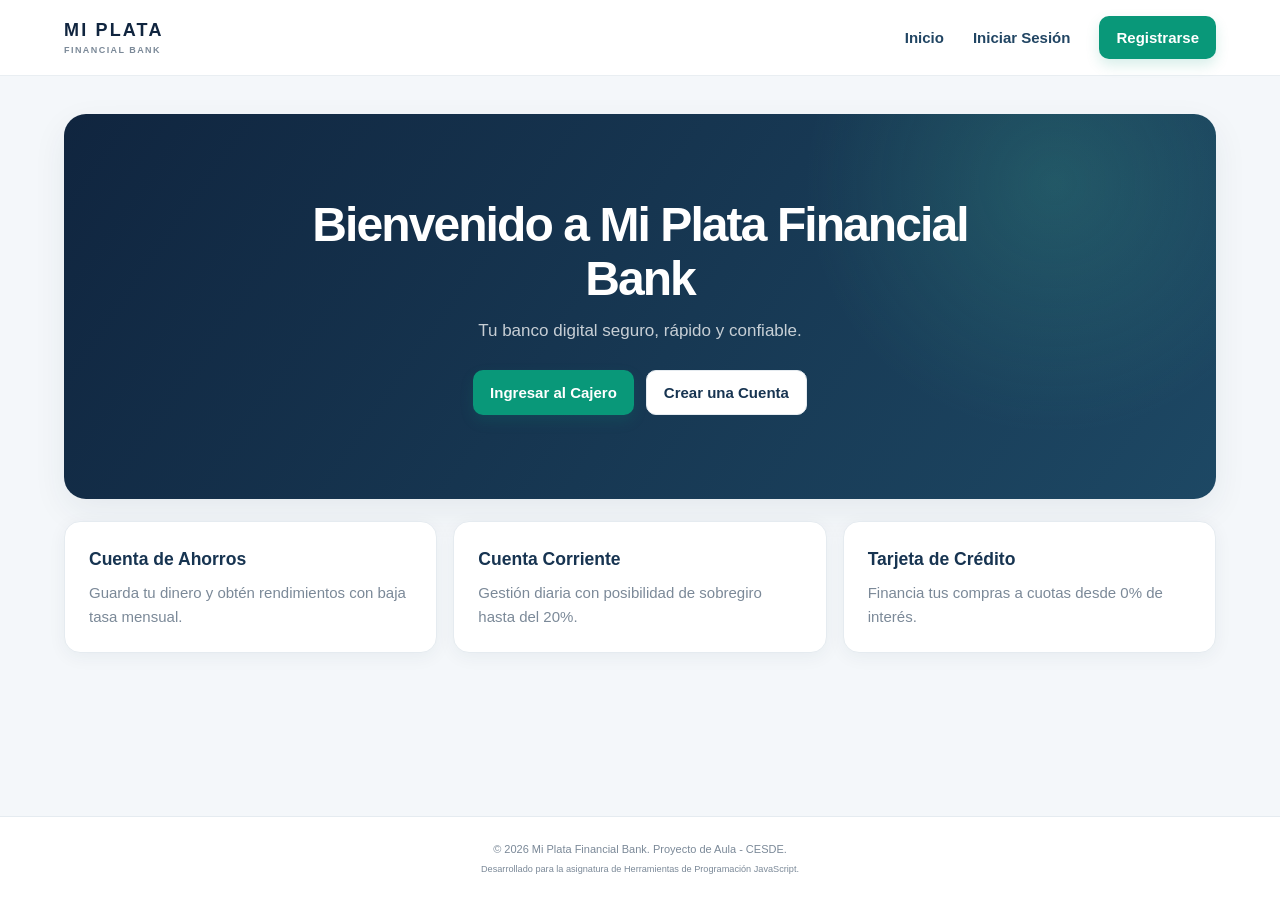
<file: src/index.html>
<!DOCTYPE html>
<html lang="es">
<head>
    <meta charset="UTF-8">
    <meta name="viewport" content="width=device-width, initial-scale=1.0">
    <title>Mi Plata - Financial Bank</title>
    <link rel="stylesheet" href="styles.css">
</head>
<body>
    <!-- NAVEGACIÓN Y CABECERA INSTITUCIONAL -->
    <header class="navbar">
        <div class="logo-container">
            <span class="logo-text">MI PLATA</span>
            <small class="logo-subtext">FINANCIAL BANK</small>
        </div>
        <nav class="nav-links" id="navPublico">
            <a href="#inicio">Inicio</a>
            <button id="btnNavLogin" class="btn-link">Iniciar Sesión</button>
            <button id="btnNavRegistro" class="btn-primary">Registrarse</button>
        </nav>
        <div class="user-info-header hidden" id="headerUsuario">
            <span>Usuario: <strong id="lblUsuarioHeader">---</strong></span>
            <button id="btnCerrarSesion" class="btn-danger">Salir [->]</button>
        </div>
    </header>
    <main class="main-container">
        <!-- 1. LANDING PAGE (PÁGINA PRINCIPAL INSTITUCIONAL) -->
        <section id="vistaLanding" class="vista">
            <div class="hero">
                <h1>Bienvenido a Mi Plata Financial Bank</h1>
                <p>Tu banco digital seguro, rápido y confiable.</p>
                <div class="hero-actions">
                    <button id="btnHeroLogin" class="btn-primary">Ingresar al Cajero</button>
                    <button id="btnHeroRegistro" class="btn-secondary">Crear una Cuenta</button>
                </div>
            </div>
            
            <!-- Contenedor responsivo tipo rejilla (Símil maqueta Desktop/Tablet) -->
            <div class="features-grid">
                <article class="feature-card">
                    <h3>Cuenta de Ahorros</h3>
                    <p>Guarda tu dinero y obtén rendimientos con baja tasa mensual.</p>
                </article>
                <article class="feature-card">
                    <h3>Cuenta Corriente</h3>
                    <p>Gestión diaria con posibilidad de sobregiro hasta del 20%.</p>
                </article>
                <article class="feature-card">
                    <h3>Tarjeta de Crédito</h3>
                    <p>Financia tus compras a cuotas desde 0% de interés.</p>
                </article>
            </div>
        </section>
        <!-- 2. MÓDULO DE LOGIN -->
        <section id="vistaLogin" class="vista hidden">
            <div class="card-form">
                <h2>Iniciar Sesión</h2>
                <form id="formLogin">
                    <div class="form-group">
                        <label for="txtUsuario">Nombre de Usuario</label>
                        <input type="text" id="txtUsuario" required autocomplete="username">
                    </div>
                    <div class="form-group">
                        <label for="txtClave">Contraseña</label>
                        <input type="password" id="txtClave" required autocomplete="current-password">
                    </div>
                    
                    <!-- Contador visual de intentos -->
                    <div class="intentos-box" id="boxIntentos">
                        <span>Intentos fallidos: <strong id="lblIntentos">0</strong> / 3</span>
                    </div>
                    <button type="submit" class="btn-primary btn-block">Ingresar</button>
                </form>
                <div class="form-footer">
                    <button id="btnIrARegistro" class="btn-link">¿No tienes cuenta? Regístrate</button>
                </div>
            </div>
        </section>
        <!-- 3. MÓDULO DE REGISTRO DE NUEVOS CLIENTES -->
        <section id="vistaRegistro" class="vista hidden">
            <div class="card-form">
                <h2>Registro de Cliente</h2>
                <form id="formRegistro">
                    <div class="form-group">
                        <label for="txtRegIdentificacion">Número de Identificación</label>
                        <input type="text" id="txtRegIdentificacion" required>
                    </div>
                    <div class="form-group">
                        <label for="txtRegNombre">Nombre Completo</label>
                        <input type="text" id="txtRegNombre" required>
                    </div>
                    <div class="form-group">
                        <label for="txtRegCelular">Teléfono Celular</label>
                        <input type="tel" id="txtRegCelular" required>
                    </div>
                    <div class="form-group">
                        <label for="txtRegUsuario">Nombre de Usuario (Único)</label>
                        <input type="text" id="txtRegUsuario" required>
                    </div>
                    <div class="form-group">
                        <label for="txtRegClave">Contraseña</label>
                        <input type="password" id="txtRegClave" required>
                    </div>
                    <div class="form-group">
                        <label for="txtRegConfirmacion">Confirmar Contraseña</label>
                        <input type="password" id="txtRegConfirmacion" required>
                    </div>
                    <fieldset class="productos-apertura">
                        <legend>Apertura de Productos Iniciales</legend>
                        <div class="chk-group">
                            <input type="checkbox" id="chkAhorros">
                            <label for="chkAhorros">Cuenta de Ahorros</label>
                            <input type="number" id="numMontoAhorros" placeholder="Saldo inicial ($)" min="0" disabled>
                        </div>
                        <div class="chk-group">
                            <input type="checkbox" id="chkCorriente">
                            <label for="chkCorriente">Cuenta Corriente</label>
                            <input type="number" id="numMontoCorriente" placeholder="Saldo inicial ($)" min="0" disabled>
                        </div>
                        <div class="chk-group">
                            <input type="checkbox" id="chkTarjeta">
                            <label for="chkTarjeta">Tarjeta de Crédito</label>
                            <input type="number" id="numCupoTarjeta" placeholder="Cupo asignado ($)" min="1" disabled>
                        </div>
                    </fieldset>
                    <button type="submit" class="btn-primary btn-block">Registrarse</button>
                </form>
            </div>
        </section>
        <!-- 4. PANEL DE CUENTA: accesos laterales, saldo y operaciones -->
        <section id="vistaTransacciones" class="vista hidden">
            <div class="transaction-dashboard">
                <aside class="transaction-sidebar" aria-label="Accesos de cuenta">
                    <div class="sidebar-monogram" aria-hidden="true">MP</div>
                    <p class="sidebar-caption">MI CUENTA</p>
                    <a class="sidebar-item active" href="#resumenCuenta">
                        <span aria-hidden="true">◉</span>
                        <span>Resumen</span>
                    </a>
                    <a class="sidebar-item" href="#operacionesCuenta">
                        <span aria-hidden="true">↗</span>
                        <span>Operaciones</span>
                    </a>
                    <a class="sidebar-item" href="#panelOperacionDinamica">
                        <span aria-hidden="true">◷</span>
                        <span>Movimientos</span>
                    </a>
                    <div class="sidebar-security">
                        <span aria-hidden="true">✓</span>
                        <p><strong>Conexión segura</strong><small>Mi Plata protege tu cuenta</small></p>
                    </div>
                </aside>
                <div class="transaction-main">
                    <div class="transaction-heading" id="resumenCuenta">
                        <div>
                            <p class="transaction-kicker">BIENVENIDO A MI PLATA</p>
                            <h1>Resumen de cuenta</h1>
                            <p>Consulta tu saldo y realiza tus operaciones.</p>
                        </div>
                        <div class="producto-selector-bar">
                            <label for="cboProductosCliente">Producto activo</label>
                            <select id="cboProductosCliente"></select>
                        </div>
                    </div>
                    <section class="balance-panel" aria-label="Saldo disponible">
                        <div class="balance-copy">
                            <span class="saldo-label">Saldo disponible</span>
                            <h2 id="lblSaldoMonto">$ 0</h2>
                            <small id="lblDetalleSobregiro" class="text-subtle"></small>
                        </div>
                        <span class="balance-symbol" aria-hidden="true">$</span>
                        <span class="balance-glow" aria-hidden="true"></span>
                    </section>
                    <section class="account-operations" id="operacionesCuenta">
                        <div class="operations-heading">
                            <div>
                                <p class="transaction-kicker">GESTIONA TU DINERO</p>
                                <h2>Operaciones</h2>
                            </div>
                            <span class="operations-hint">Elige una opción para continuar</span>
                        </div>
                        <div class="cajero-grid">
                            <button id="btnAccionRetirar" class="btn-cajero" type="button">
                                <span class="operation-icon" aria-hidden="true">↘</span>
                                <span class="operation-label">Retirar</span>
                                <span class="operation-arrow" aria-hidden="true">→</span>
                            </button>
                            <button id="btnAccionSaldo" class="btn-cajero" type="button">
                                <span class="operation-icon" aria-hidden="true">$</span>
                                <span class="operation-label">Consultar saldo</span>
                                <span class="operation-arrow" aria-hidden="true">→</span>
                            </button>
                            <button id="btnAccionConsignar" class="btn-cajero" type="button">
                                <span class="operation-icon" aria-hidden="true">＋</span>
                                <span class="operation-label">Consignar</span>
                                <span class="operation-arrow" aria-hidden="true">→</span>
                            </button>
                            <button id="btnAccionMovimientos" class="btn-cajero" type="button">
                                <span class="operation-icon" aria-hidden="true">◷</span>
                                <span class="operation-label">Movimientos</span>
                                <span class="operation-arrow" aria-hidden="true">→</span>
                            </button>
                        </div>
                    </section>
                    <div class="extra-operations" aria-label="Más opciones">
                        <button id="btnAccionTransferir" class="extra-operation" type="button">
                            <span aria-hidden="true">⇄</span> Transferir
                        </button>
                        <button id="btnAccionTarjeta" class="extra-operation hidden" type="button">
                            <span aria-hidden="true">▰</span> Tarjeta de crédito
                        </button>
                        <button id="btnAccionPerfil" class="extra-operation" type="button">
                            <span aria-hidden="true">◎</span> Mi perfil
                        </button>
                        <button id="btnAccionAbrirProd" class="extra-operation" type="button">
                            <span aria-hidden="true">＋</span> Abrir producto
                        </button>
                    </div>
                    <section id="panelOperacionDinamica" class="panel-dinamico hidden" aria-live="polite">
                        <h2 id="lblTituloOperacion">Resultado / Operación</h2>
                        <div id="contenidoOperacion"></div>
                    </section>
                </div>
            </div>
        </section>
    </main>
    <!-- FOOTER CORPORATIVO -->
    <footer class="footer">
        <p>&copy; 2026 Mi Plata Financial Bank. Proyecto de Aula - CESDE.</p>
        <p><small>Desarrollado para la asignatura de Herramientas de Programación JavaScript.</small></p>
    </footer>
    
    <script src="cajero.js"></script>
    <script src="controlador.js"></script>   
</body>
</html>
</file>
<file: src/styles.css>
/* Tokens de marca y estilos base */
:root {
    color-scheme: light;
    --color-navy-950: #10253f;
    --color-navy-900: #173451;
    --color-navy-800: #214563;
    --color-emerald-700: #087f68;
    --color-emerald-600: #099879;
    --color-emerald-100: #e7f7f1;
    --color-canvas: #f4f7fa;
    --color-surface: #ffffff;
    --color-border: #e5ebf0;
    --color-text: #203247;
    --color-muted: #7b8998;
    --color-danger: #d9545d;
    --shadow-soft: 0 12px 34px rgba(26, 50, 73, 0.07);
    --shadow-card: 0 4px 18px rgba(26, 50, 73, 0.055);
    --radius-card: 16px;
    --radius-control: 10px;
    --font-sans: Inter, "Segoe UI", Roboto, Helvetica, Arial, sans-serif;
}
* {
    box-sizing: border-box;
}
html {
    scroll-behavior: smooth;
}
body {
    min-width: 320px;
    margin: 0;
    background: var(--color-canvas);
    color: var(--color-text);
    font-family: var(--font-sans);
    font-size: 15px;
    line-height: 1.55;
    -webkit-font-smoothing: antialiased;
}
button,
input,
select {
    font: inherit;
}
button,
a,
select {
    -webkit-tap-highlight-color: transparent;
}
button:focus-visible,
a:focus-visible,
input:focus-visible,
select:focus-visible {
    outline: 3px solid rgba(9, 152, 121, 0.28);
    outline-offset: 3px;
}
.hidden {
    display: none !important;
}
.vista {
    width: 100%;
}
/* Barra superior y navegación pública */
.navbar {
    position: relative;
    z-index: 2;
    display: flex;
    min-height: 76px;
    align-items: center;
    justify-content: space-between;
    gap: 18px;
    padding: 14px 5vw;
    background: var(--color-surface);
    border-bottom: 1px solid rgba(229, 235, 240, 0.85);
}
.logo-container {
    display: grid;
    line-height: 1.15;
}
.logo-text {
    color: var(--color-navy-950);
    font-size: 18px;
    font-weight: 800;
    letter-spacing: 0.12em;
}
.logo-subtext {
    margin-top: 4px;
    color: var(--color-muted);
    font-size: 9px;
    font-weight: 700;
    letter-spacing: 0.16em;
}
.nav-links,
.user-info-header {
    display: flex;
    align-items: center;
    justify-content: flex-end;
    gap: 12px;
}
.nav-links a,
.btn-link {
    color: var(--color-navy-800);
    font-weight: 600;
    text-decoration: none;
}
.btn-link,
.btn-primary,
.btn-secondary,
.btn-danger {
    min-height: 42px;
    padding: 10px 17px;
    border: 0;
    border-radius: var(--radius-control);
    cursor: pointer;
    font-weight: 700;
    transition: transform 160ms ease, box-shadow 160ms ease, background 160ms ease;
}
.btn-link {
    background: transparent;
}
.btn-primary {
    background: var(--color-emerald-600);
    box-shadow: 0 6px 14px rgba(9, 152, 121, 0.16);
    color: #fff;
}
.btn-primary:hover {
    background: var(--color-emerald-700);
    box-shadow: 0 8px 18px rgba(9, 152, 121, 0.24);
    transform: translateY(-1px);
}
.btn-secondary {
    border: 1px solid var(--color-border);
    background: #fff;
    color: var(--color-navy-900);
}
.btn-danger {
    background: #fff0f0;
    color: var(--color-danger);
}
.user-info-header {
    color: var(--color-muted);
    font-size: 13px;
}
.user-info-header strong {
    color: var(--color-navy-900);
}
/* Contenido público y formularios de acceso */
.main-container {
    width: min(1440px, 100%);
    min-height: calc(100vh - 160px);
    margin: 0 auto;
    padding: 28px 5vw 48px;
}
.hero {
    padding: clamp(36px, 7vw, 84px) 24px;
    border-radius: 22px;
    background:
        radial-gradient(circle at 86% 18%, rgba(71, 190, 153, 0.2), transparent 24%),
        linear-gradient(125deg, var(--color-navy-950), #1d4864);
    box-shadow: var(--shadow-soft);
    color: #fff;
    text-align: center;
}
.hero h1 {
    max-width: 760px;
    margin: 0 auto 12px;
    font-size: clamp(30px, 5vw, 48px);
    letter-spacing: -0.04em;
    line-height: 1.12;
}
.hero p {
    margin: 0;
    color: rgba(255, 255, 255, 0.76);
    font-size: 17px;
}
.hero-actions {
    display: flex;
    flex-wrap: wrap;
    justify-content: center;
    gap: 12px;
    margin-top: 26px;
}
.features-grid {
    display: grid;
    grid-template-columns: 1fr;
    gap: 16px;
    margin-top: 22px;
}
.feature-card,
.card-form {
    padding: 24px;
    border: 1px solid var(--color-border);
    border-radius: var(--radius-card);
    background: var(--color-surface);
    box-shadow: var(--shadow-card);
}
.feature-card h3 {
    margin: 0 0 8px;
    color: var(--color-navy-900);
}
.feature-card p {
    margin: 0;
    color: var(--color-muted);
}
.card-form {
    width: min(100%, 540px);
    margin: 24px auto;
    padding: clamp(22px, 5vw, 38px);
}
.card-form h2 {
    margin: 0 0 24px;
    color: var(--color-navy-950);
    font-size: 25px;
    letter-spacing: -0.03em;
}
.form-group {
    display: grid;
    gap: 7px;
    margin-bottom: 17px;
}
.form-group label,
.producto-selector-bar label {
    color: var(--color-navy-900);
    font-size: 13px;
    font-weight: 700;
}
.form-group input,
.producto-selector-bar select,
.chk-group input[type="number"] {
    width: 100%;
    min-height: 45px;
    padding: 10px 12px;
    border: 1px solid var(--color-border);
    border-radius: var(--radius-control);
    background: #fff;
    color: var(--color-text);
}
.form-group input::placeholder,
.chk-group input::placeholder {
    color: #a1acb8;
}
.btn-block {
    width: 100%;
    margin-top: 8px;
}
.form-footer {
    margin-top: 18px;
    text-align: center;
}
.intentos-box {
    margin: 12px 0;
    padding: 11px 13px;
    border-radius: 9px;
    background: #fff7e7;
    color: #916b22;
    font-size: 13px;
}
.productos-apertura {
    display: grid;
    gap: 12px;
    margin: 22px 0;
    padding: 16px;
    border: 1px solid var(--color-border);
    border-radius: 12px;
}
.productos-apertura legend {
    padding: 0 7px;
    color: var(--color-navy-900);
    font-size: 13px;
    font-weight: 700;
}
.chk-group {
    display: grid;
    grid-template-columns: auto 1fr;
    align-items: center;
    gap: 8px 10px;
}
.chk-group input[type="number"] {
    grid-column: 1 / -1;
}
/* Dashboard: sidebar en escritorio, navegación debajo del contenido en móvil */
.dashboard-layout {
    display: grid;
    grid-template-columns: 1fr;
    gap: 24px;
    align-items: start;
}
.dashboard-sidebar {
    order: 2;
    padding: 16px;
    border: 1px solid var(--color-border);
    border-radius: var(--radius-card);
    background: var(--color-surface);
    box-shadow: var(--shadow-card);
}
.sidebar-brand {
    display: flex;
    align-items: center;
    gap: 11px;
    padding: 5px 4px 19px;
    border-bottom: 1px solid var(--color-border);
}
.brand-mark {
    display: grid;
    width: 42px;
    height: 42px;
    place-items: center;
    border-radius: 13px;
    background: var(--color-navy-950);
    color: #fff;
    font-size: 14px;
    font-weight: 800;
    letter-spacing: -0.04em;
}
.sidebar-brand strong,
.sidebar-brand small,
.sidebar-security strong,
.sidebar-security small {
    display: block;
}
.sidebar-brand strong {
    color: var(--color-navy-950);
    font-size: 15px;
}
.sidebar-brand small,
.sidebar-security small {
    color: var(--color-muted);
    font-size: 11px;
}
.sidebar-label,
.eyebrow {
    margin: 0;
    color: var(--color-muted);
    font-size: 10px;
    font-weight: 800;
    letter-spacing: 0.13em;
}
.sidebar-label {
    margin: 18px 5px 8px;
}
.sidebar-nav {
    display: flex;
    gap: 7px;
    overflow-x: auto;
}
.sidebar-link {
    display: flex;
    min-height: 43px;
    flex: 0 0 auto;
    align-items: center;
    gap: 10px;
    padding: 10px 12px;
    border-radius: 10px;
    color: #69798a;
    font-size: 13px;
    font-weight: 650;
    text-decoration: none;
    transition: background 150ms ease, color 150ms ease;
}
.sidebar-link:hover,
.sidebar-link.active {
    background: #edf7f4;
    color: var(--color-emerald-700);
}
.nav-icon {
    width: 18px;
    font-size: 18px;
    line-height: 1;
    text-align: center;
}
.sidebar-security {
    display: none;
    align-items: center;
    gap: 10px;
    margin-top: 30px;
    padding: 13px 10px;
    border-radius: 12px;
    background: #f4f8fb;
}
.security-icon {
    display: grid;
    width: 30px;
    height: 30px;
    place-items: center;
    border-radius: 50%;
    background: var(--color-emerald-100);
    color: var(--color-emerald-700);
    font-weight: 800;
}
.sidebar-security strong {
    color: var(--color-navy-900);
    font-size: 11px;
}
.dashboard-content {
    order: 1;
    min-width: 0;
}
.dashboard-heading {
    display: flex;
    flex-direction: column;
    align-items: flex-start;
    gap: 18px;
    margin-bottom: 21px;
}
.dashboard-heading h1 {
    margin: 5px 0 3px;
    color: var(--color-navy-950);
    font-size: clamp(25px, 5vw, 32px);
    letter-spacing: -0.045em;
    line-height: 1.2;
}
.dashboard-subtitle {
    margin: 0;
    color: var(--color-muted);
    font-size: 13px;
}
.producto-selector-bar {
    display: grid;
    width: 100%;
    gap: 5px;
}
.producto-selector-bar select {
    min-width: 0;
    min-height: 42px;
    padding-right: 34px;
    background-color: #fff;
}
.account-grid {
    display: grid;
    grid-template-columns: 1fr;
    gap: 15px;
}
.saldo-display-card {
    position: relative;
    overflow: hidden;
    min-height: 204px;
    padding: 22px;
    border-radius: var(--radius-card);
    background:
        radial-gradient(circle at 92% 3%, rgba(69, 194, 154, 0.22), transparent 29%),
        linear-gradient(125deg, var(--color-navy-950), #1d4966);
    box-shadow: 0 13px 30px rgba(16, 37, 63, 0.18);
    color: #fff;
}
.saldo-display-card::after {
    position: absolute;
    right: -48px;
    bottom: -95px;
    width: 220px;
    height: 220px;
    border: 1px solid rgba(255, 255, 255, 0.09);
    border-radius: 50%;
    content: "";
    box-shadow: 0 0 0 25px rgba(255, 255, 255, 0.025), 0 0 0 50px rgba(255, 255, 255, 0.02);
    pointer-events: none;
}
.balance-topline {
    display: flex;
    align-items: center;
    justify-content: space-between;
    gap: 10px;
}
.saldo-label {
    color: rgba(255, 255, 255, 0.75);
    font-size: 13px;
    font-weight: 600;
}
.balance-status {
    display: inline-flex;
    align-items: center;
    gap: 6px;
    padding: 5px 8px;
    border: 1px solid rgba(255, 255, 255, 0.16);
    border-radius: 20px;
    background: rgba(255, 255, 255, 0.08);
    color: #dff8ed;
    font-size: 10px;
    font-weight: 700;
}
.balance-status span {
    width: 6px;
    height: 6px;
    border-radius: 50%;
    background: #54d8a1;
    box-shadow: 0 0 0 3px rgba(84, 216, 161, 0.16);
}
.saldo-display-card h2 {
    position: relative;
    z-index: 1;
    margin: 14px 0 2px;
    font-size: clamp(32px, 8vw, 43px);
    font-weight: 750;
    letter-spacing: -0.05em;
    line-height: 1.18;
    overflow-wrap: anywhere;
}
.text-subtle {
    position: relative;
    z-index: 1;
    display: block;
    min-height: 18px;
    color: rgba(255, 255, 255, 0.66);
    font-size: 11px;
}
.balance-footer {
    position: relative;
    z-index: 1;
    display: flex;
    align-items: center;
    justify-content: space-between;
    margin-top: 15px;
    padding-top: 11px;
    border-top: 1px solid rgba(255, 255, 255, 0.14);
    color: rgba(255, 255, 255, 0.7);
    font-size: 11px;
}
.balance-decoration {
    color: #75dfb2;
    font-size: 17px;
}
.account-note {
    display: flex;
    align-items: flex-start;
    gap: 13px;
    padding: 20px;
    border: 1px solid var(--color-border);
    border-radius: var(--radius-card);
    background: var(--color-surface);
    box-shadow: var(--shadow-card);
}
.note-icon {
    display: grid;
    width: 38px;
    height: 38px;
    flex: 0 0 auto;
    place-items: center;
    border-radius: 12px;
    background: #edf7f4;
    color: var(--color-emerald-700);
    font-size: 18px;
}
.account-note h2 {
    margin: 0 0 5px;
    color: var(--color-navy-900);
    font-size: 14px;
}
.account-note p {
    margin: 0;
    color: var(--color-muted);
    font-size: 12px;
}
/* Tarjetas de acceso y operaciones bancarias */
.dashboard-section {
    margin-top: 29px;
    scroll-margin-top: 20px;
}
.section-heading {
    display: flex;
    align-items: center;
    justify-content: space-between;
    gap: 12px;
    margin-bottom: 13px;
}
.section-heading h2 {
    margin: 4px 0 0;
    color: var(--color-navy-950);
    font-size: 19px;
    letter-spacing: -0.025em;
}
.quick-access-grid {
    display: grid;
    grid-template-columns: 1fr;
    gap: 12px;
}
.quick-access-card {
    display: grid;
    min-height: 110px;
    grid-template-columns: 42px minmax(0, 1fr) 34px;
    align-items: center;
    gap: 12px;
    padding: 16px;
    border: 1px solid var(--color-border);
    border-radius: 14px;
    background: var(--color-surface);
    box-shadow: var(--shadow-card);
    transition: transform 160ms ease, box-shadow 160ms ease;
}
.quick-access-card:hover {
    box-shadow: var(--shadow-soft);
    transform: translateY(-2px);
}
.quick-icon {
    display: grid;
    width: 42px;
    height: 42px;
    place-items: center;
    border-radius: 13px;
    font-size: 20px;
    font-weight: 700;
}
.transfer-icon {
    background: #e9f6f2;
    color: var(--color-emerald-700);
}
.services-icon {
    background: #edf2fa;
    color: #4f6f9f;
}
.card-icon {
    background: #fff3e6;
    color: #b57b37;
}
.quick-access-card h3 {
    margin: 0 0 3px;
    color: var(--color-navy-900);
    font-size: 13px;
}
.quick-access-card p {
    margin: 0;
    color: var(--color-muted);
    font-size: 11px;
    line-height: 1.4;
}
.quick-action {
    display: grid;
    width: 32px;
    height: 32px;
    place-items: center;
    border: 0;
    border-radius: 10px;
    background: #f2f6f8;
    color: var(--color-navy-800);
    cursor: pointer;
    font-size: 20px;
    transition: background 150ms ease, color 150ms ease;
}
.quick-action:hover:not(:disabled) {
    background: var(--color-emerald-600);
    color: #fff;
}
.quick-action:disabled {
    cursor: not-allowed;
    opacity: 0.45;
}
.cajero-grid {
    display: grid;
    grid-template-columns: 1fr;
    gap: 10px;
}
.btn-cajero {
    display: flex;
    min-height: 52px;
    align-items: center;
    gap: 11px;
    padding: 12px 15px;
    border: 1px solid var(--color-border);
    border-radius: 12px;
    background: var(--color-surface);
    box-shadow: var(--shadow-card);
    color: var(--color-navy-900);
    cursor: pointer;
    font-size: 13px;
    font-weight: 650;
    text-align: left;
    transition: transform 150ms ease, border-color 150ms ease, box-shadow 150ms ease;
}
.btn-cajero span {
    display: grid;
    width: 29px;
    height: 29px;
    flex: 0 0 auto;
    place-items: center;
    border-radius: 9px;
    background: #edf7f4;
    color: var(--color-emerald-700);
    font-size: 17px;
}
.btn-cajero:hover {
    border-color: rgba(9, 152, 121, 0.28);
    box-shadow: var(--shadow-soft);
    transform: translateY(-1px);
}
.btn-cajero.btn-alt span {
    background: #f0f3f8;
    color: #647891;
}
.activity-section {
    padding: 18px;
    border: 1px solid var(--color-border);
    border-radius: var(--radius-card);
    background: var(--color-surface);
    box-shadow: var(--shadow-card);
}
.panel-dinamico {
    padding: 0;
}
.panel-dinamico .section-heading {
    align-items: flex-start;
}
.panel-dinamico h3,
.panel-dinamico h2 {
    color: var(--color-navy-950);
}
.activity-empty {
    display: flex;
    flex-wrap: wrap;
    align-items: center;
    gap: 12px;
}
.activity-icon {
    display: grid;
    width: 40px;
    height: 40px;
    flex: 0 0 auto;
    place-items: center;
    border-radius: 12px;
    background: #edf2fa;
    color: #5d789d;
    font-size: 20px;
}
.activity-empty h2 {
    margin: 0 0 3px;
    color: var(--color-navy-900);
    font-size: 14px;
}
.activity-empty p {
    margin: 0;
    color: var(--color-muted);
    font-size: 11px;
}
.activity-link {
    display: inline-flex;
    align-items: center;
    gap: 7px;
    margin-left: auto;
    color: var(--color-emerald-700);
    font-size: 12px;
    font-weight: 700;
    text-decoration: none;
}
/* Estilos para tablas o listados que genere el controlador de operaciones */
.panel-dinamico table {
    width: 100%;
    border-collapse: collapse;
    font-size: 13px;
}
.panel-dinamico th,
.panel-dinamico td {
    padding: 12px 9px;
    border-bottom: 1px solid var(--color-border);
    text-align: left;
}
.panel-dinamico th {
    color: var(--color-muted);
    font-size: 10px;
    letter-spacing: 0.08em;
    text-transform: uppercase;
}
.panel-dinamico td {
    color: var(--color-text);
}
.panel-dinamico .positivo {
    color: var(--color-emerald-700);
    font-weight: 700;
}
.panel-dinamico .negativo {
    color: var(--color-danger);
    font-weight: 700;
}
/* Pie corporativo */
.footer {
    padding: 22px 5vw 28px;
    border-top: 1px solid var(--color-border);
    background: #fff;
    color: var(--color-muted);
    text-align: center;
}
.footer p {
    margin: 2px 0;
    font-size: 11px;
}
/* Tablet: accesos en dos columnas y controles compactos */
@media (min-width: 600px) {
    .main-container {
        padding-right: 5vw;
        padding-left: 5vw;
    }
    .features-grid,
    .quick-access-grid {
        grid-template-columns: repeat(2, minmax(0, 1fr));
    }
    .dashboard-heading {
        flex-direction: row;
        align-items: flex-end;
        justify-content: space-between;
    }
    .producto-selector-bar {
        width: min(260px, 42%);
    }
    .cajero-grid {
        grid-template-columns: repeat(2, minmax(0, 1fr));
    }
    .activity-section {
        padding: 22px;
    }
}
/* Escritorio: sidebar persistente y balance con panel complementario */
@media (min-width: 980px) {
    .navbar {
        padding-right: max(5vw, calc((100vw - 1320px) / 2));
        padding-left: max(5vw, calc((100vw - 1320px) / 2));
    }
    .main-container {
        padding-top: 38px;
        padding-bottom: 54px;
    }
    .dashboard-layout {
        grid-template-columns: 232px minmax(0, 1fr);
        gap: 30px;
    }
    .dashboard-sidebar {
        position: sticky;
        top: 24px;
        order: 1;
        min-height: 520px;
        padding: 19px 14px;
    }
    .sidebar-security {
        display: flex;
    }
    .sidebar-nav {
        display: grid;
        overflow: visible;
    }
    .sidebar-link {
        width: 100%;
    }
    .dashboard-content {
        order: 2;
    }
    .account-grid {
        grid-template-columns: minmax(0, 1.6fr) minmax(220px, 0.8fr);
        gap: 18px;
    }
    .saldo-display-card {
        min-height: 220px;
        padding: 25px 28px;
    }
    .quick-access-grid {
        grid-template-columns: repeat(3, minmax(0, 1fr));
    }
    .cajero-grid {
        grid-template-columns: repeat(3, minmax(0, 1fr));
    }
    .features-grid {
        grid-template-columns: repeat(3, minmax(0, 1fr));
    }
}
@media (prefers-reduced-motion: reduce) {
    *,
    *::before,
    *::after {
        scroll-behavior: auto !important;
        transition-duration: 0.01ms !important;
    }
}
/* Maquetación del panel de cuenta inspirada en el wireframe */
.transaction-dashboard {
    display: grid;
    grid-template-columns: 1fr;
    gap: 22px;
    align-items: start;
}
.transaction-sidebar {
    display: none;
    min-height: 465px;
    padding: 22px 15px;
    border: 1px solid var(--color-border);
    border-radius: 18px;
    background: rgba(255, 255, 255, 0.92);
    box-shadow: var(--shadow-card);
}
.sidebar-monogram {
    display: grid;
    width: 45px;
    height: 45px;
    place-items: center;
    border-radius: 14px;
    background: linear-gradient(145deg, var(--color-navy-950), #285477);
    box-shadow: 0 7px 16px rgba(16, 37, 63, 0.17);
    color: #fff;
    font-size: 14px;
    font-weight: 800;
    letter-spacing: 0.03em;
}
.sidebar-caption,
.transaction-kicker {
    margin: 0;
    color: var(--color-muted);
    font-size: 10px;
    font-weight: 800;
    letter-spacing: 0.14em;
}
.sidebar-caption {
    margin: 27px 9px 10px;
}
.sidebar-item {
    display: flex;
    min-height: 44px;
    align-items: center;
    gap: 12px;
    margin: 4px 0;
    padding: 10px 11px;
    border-radius: 11px;
    color: #687a8d;
    font-size: 13px;
    font-weight: 650;
    text-decoration: none;
    transition: color 160ms ease, background 160ms ease, transform 160ms ease;
}
.sidebar-item > span:first-child {
    display: grid;
    width: 25px;
    height: 25px;
    place-items: center;
    border-radius: 8px;
    background: #f0f4f7;
    color: #59718a;
    font-size: 15px;
}
.sidebar-item:hover,
.sidebar-item.active {
    background: #eaf6f2;
    color: var(--color-emerald-700);
}
.sidebar-item.active > span:first-child,
.sidebar-item:hover > span:first-child {
    background: #d7f0e7;
    color: var(--color-emerald-700);
}
.sidebar-security {
    display: flex;
    align-items: center;
    gap: 10px;
    margin-top: 40px;
    padding: 13px 10px;
    border-radius: 12px;
    background: #f3f8fa;
}
.sidebar-security > span {
    display: grid;
    width: 30px;
    height: 30px;
    flex: 0 0 auto;
    place-items: center;
    border-radius: 50%;
    background: var(--color-emerald-100);
    color: var(--color-emerald-700);
    font-weight: 800;
}
.sidebar-security p {
    margin: 0;
    color: var(--color-navy-900);
    font-size: 10px;
}
.sidebar-security small {
    display: block;
    margin-top: 2px;
    color: var(--color-muted);
    font-size: 9px;
}
.transaction-main {
    min-width: 0;
}
.transaction-heading {
    display: flex;
    flex-direction: column;
    align-items: flex-start;
    gap: 17px;
    margin-bottom: 21px;
}
.transaction-heading h1 {
    margin: 5px 0 3px;
    color: var(--color-navy-950);
    font-size: clamp(24px, 5vw, 32px);
    letter-spacing: -0.045em;
    line-height: 1.2;
}
.transaction-heading > div:first-child > p:last-child {
    margin: 0;
    color: var(--color-muted);
    font-size: 13px;
}
.transaction-dashboard .producto-selector-bar {
    display: grid;
    width: 100%;
    gap: 5px;
}
.transaction-dashboard .producto-selector-bar label {
    color: var(--color-navy-900);
    font-size: 11px;
    font-weight: 700;
}
.transaction-dashboard .producto-selector-bar select {
    width: 100%;
    min-height: 42px;
    padding: 9px 35px 9px 12px;
    border: 1px solid var(--color-border);
    border-radius: 10px;
    background: #fff;
    color: var(--color-text);
}
.balance-panel {
    position: relative;
    display: flex;
    min-height: 156px;
    align-items: center;
    justify-content: space-between;
    overflow: hidden;
    padding: 22px 24px;
    border: 1px solid rgba(255, 255, 255, 0.12);
    border-radius: 18px;
    background:
        radial-gradient(ellipse at 85% 0%, rgba(64, 199, 155, 0.22), transparent 35%),
        linear-gradient(116deg, #10253f 0%, #183b59 68%, #1a5261 100%);
    box-shadow: 0 15px 34px rgba(16, 37, 63, 0.17);
    color: #fff;
}
.balance-copy {
    position: relative;
    z-index: 1;
}
.transaction-dashboard .saldo-label {
    color: rgba(255, 255, 255, 0.76);
    font-size: 12px;
    font-weight: 600;
}
.transaction-dashboard .balance-copy h2 {
    margin: 5px 0 0;
    color: #fff;
    font-size: clamp(30px, 7vw, 39px);
    font-weight: 750;
    letter-spacing: -0.045em;
    line-height: 1.2;
    overflow-wrap: anywhere;
}
.transaction-dashboard .text-subtle {
    display: block;
    min-height: 16px;
    margin-top: 4px;
    color: rgba(255, 255, 255, 0.68);
    font-size: 10px;
}
.balance-symbol {
    position: relative;
    z-index: 1;
    display: grid;
    width: 54px;
    height: 54px;
    flex: 0 0 auto;
    place-items: center;
    border: 1px solid rgba(255, 255, 255, 0.2);
    border-radius: 17px;
    background: rgba(255, 255, 255, 0.09);
    color: #b5f2d9;
    font-size: 25px;
    font-weight: 600;
    backdrop-filter: blur(8px);
}
.balance-glow {
    position: absolute;
    right: -44px;
    bottom: -105px;
    width: 220px;
    height: 220px;
    border: 1px solid rgba(255, 255, 255, 0.11);
    border-radius: 50%;
    box-shadow: 0 0 0 22px rgba(255, 255, 255, 0.025), 0 0 0 45px rgba(255, 255, 255, 0.02);
}
.account-operations {
    margin-top: 25px;
}
.operations-heading {
    display: flex;
    align-items: flex-end;
    justify-content: space-between;
    gap: 12px;
    margin-bottom: 13px;
}
.operations-heading h2 {
    margin: 4px 0 0;
    color: var(--color-navy-950);
    font-size: 19px;
    letter-spacing: -0.025em;
}
.operations-hint {
    display: none;
    color: var(--color-muted);
    font-size: 11px;
}
.transaction-dashboard .cajero-grid {
    display: grid;
    grid-template-columns: 1fr;
    gap: 10px;
}
.transaction-dashboard .btn-cajero {
    display: flex;
    min-height: 66px;
    align-items: center;
    gap: 12px;
    padding: 11px 14px;
    border: 1px solid var(--color-border);
    border-radius: 13px;
    background: #fff;
    box-shadow: 0 4px 13px rgba(24, 51, 76, 0.045);
    color: var(--color-navy-900);
    cursor: pointer;
    font-size: 13px;
    font-weight: 650;
    text-align: left;
    transition: border-color 160ms ease, background 160ms ease, box-shadow 160ms ease, transform 160ms ease;
}
.transaction-dashboard .btn-cajero:hover {
    transform: translateY(-2px);
    border-color: rgba(9, 152, 121, 0.34);
    background: #fcfffe;
    box-shadow: 0 10px 20px rgba(24, 51, 76, 0.08);
}
.transaction-dashboard .btn-cajero:active {
    transform: translateY(0);
}
.transaction-dashboard .btn-cajero > .operation-icon {
    display: grid;
    width: 38px;
    height: 38px;
    flex: 0 0 auto;
    place-items: center;
    border-radius: 11px;
    background: #e9f6f2;
    color: var(--color-emerald-700);
    font-size: 19px;
    font-weight: 700;
}
.transaction-dashboard .btn-cajero:nth-child(2) > .operation-icon {
    background: #edf2fa;
    color: #5877a2;
}
.transaction-dashboard .btn-cajero:nth-child(3) > .operation-icon {
    background: #eef6e9;
    color: #618642;
}
.transaction-dashboard .btn-cajero:nth-child(4) > .operation-icon {
    background: #f3effa;
    color: #8068a7;
}
.transaction-dashboard .btn-cajero > .operation-label {
    display: block;
    width: auto;
    flex: 1;
    background: transparent;
    color: var(--color-navy-900);
    font-size: 13px;
    text-align: left;
}
.transaction-dashboard .btn-cajero > .operation-arrow {
    display: block;
    width: auto;
    flex: 0 0 auto;
    background: transparent;
    color: #9aa8b5;
    font-size: 17px;
    transition: color 160ms ease, transform 160ms ease;
}
.transaction-dashboard .btn-cajero:hover > .operation-arrow {
    transform: translateX(3px);
    color: var(--color-emerald-700);
}
.extra-operations {
    display: flex;
    flex-wrap: wrap;
    gap: 8px;
    margin-top: 16px;
}
.extra-operation {
    display: inline-flex;
    min-height: 37px;
    align-items: center;
    gap: 7px;
    padding: 7px 11px;
    border: 1px solid var(--color-border);
    border-radius: 9px;
    background: rgba(255, 255, 255, 0.72);
    color: #627487;
    cursor: pointer;
    font-size: 11px;
    font-weight: 650;
    transition: color 150ms ease, background 150ms ease, border-color 150ms ease;
}
.extra-operation:hover {
    border-color: rgba(9, 152, 121, 0.26);
    background: #fff;
    color: var(--color-emerald-700);
}
.extra-operation > span {
    color: var(--color-emerald-700);
    font-size: 14px;
}
.transaction-dashboard .panel-dinamico {
    margin-top: 22px;
    padding: 19px;
    border: 1px solid var(--color-border);
    border-radius: 15px;
    background: #fff;
    box-shadow: var(--shadow-card);
}
.transaction-dashboard .panel-dinamico h2 {
    margin: 0 0 14px;
    color: var(--color-navy-950);
    font-size: 17px;
}
.transaction-dashboard .panel-dinamico table {
    width: 100%;
    border-collapse: collapse;
    font-size: 12px;
}
.transaction-dashboard .panel-dinamico th,
.transaction-dashboard .panel-dinamico td {
    padding: 11px 9px;
    border-bottom: 1px solid var(--color-border);
    text-align: left;
}
.transaction-dashboard .panel-dinamico th {
    color: var(--color-muted);
    font-size: 10px;
    letter-spacing: 0.07em;
    text-transform: uppercase;
}
.transaction-dashboard .panel-dinamico .positivo {
    color: var(--color-emerald-700);
    font-weight: 700;
}
.transaction-dashboard .panel-dinamico .negativo {
    color: var(--color-danger);
    font-weight: 700;
}
@media (min-width: 620px) {
    .transaction-heading {
        flex-direction: row;
        align-items: flex-end;
        justify-content: space-between;
    }
    .transaction-dashboard .producto-selector-bar {
        width: min(230px, 40%);
    }
    .transaction-dashboard .cajero-grid {
        grid-template-columns: repeat(2, minmax(0, 1fr));
    }
    .transaction-dashboard .btn-cajero {
        min-height: 76px;
        padding: 14px 16px;
    }
}
@media (min-width: 960px) {
    .transaction-dashboard {
        grid-template-columns: 205px minmax(0, 1fr);
        gap: 25px;
    }
    .transaction-sidebar {
        position: sticky;
        top: 20px;
        display: block;
    }
    .transaction-heading {
        min-height: 74px;
    }
    .balance-panel {
        min-height: 170px;
        padding: 25px 29px;
    }
    .operations-hint {
        display: block;
    }
    .transaction-dashboard .cajero-grid {
        grid-template-columns: repeat(4, minmax(0, 1fr));
    }
    .transaction-dashboard .btn-cajero {
        position: relative;
        min-height: 132px;
        flex-direction: column;
        align-items: flex-start;
        justify-content: space-between;
        padding: 15px;
    }
    .transaction-dashboard .btn-cajero > .operation-icon {
        width: 42px;
        height: 42px;
    }
    .transaction-dashboard .btn-cajero > .operation-label {
        flex: 0;
        white-space: nowrap;
    }
    .transaction-dashboard .btn-cajero > .operation-arrow {
        position: absolute;
        top: 15px;
        right: 15px;
    }
}
@media (max-width: 440px) {
    .navbar {
        min-height: 66px;
        padding: 11px 4vw;
    }
    .user-info-header {
        gap: 6px;
        font-size: 11px;
    }
    .user-info-header .btn-danger {
        min-height: 36px;
        padding: 7px 10px;
        font-size: 11px;
    }
    .main-container {
        padding: 19px 4vw 34px;
    }
    .balance-panel {
        min-height: 140px;
        padding: 18px;
    }
    .balance-symbol {
        width: 43px;
        height: 43px;
        border-radius: 13px;
        font-size: 21px;
    }
    .operations-hint {
        max-width: 125px;
        font-size: 10px;
        text-align: right;
    }
    .extra-operations {
        gap: 6px;
    }
    .extra-operation {
        min-height: 34px;
        padding: 6px 8px;
        font-size: 10px;
    }
}

.mensaje { margin: 0 0 14px; padding: 10px 13px; border-radius: 9px; font-size: 13px; font-weight: 600; }
.mensaje.ok { background: var(--color-emerald-100); color: var(--color-emerald-700); }
.mensaje.error { background: #fff0f0; color: var(--color-danger); }
.panel-dinamico form { display: grid; gap: 4px; max-width: 420px; margin-bottom: 18px; }
.panel-dinamico select { width: 100%; min-height: 45px; padding: 10px 12px; border: 1px solid var(--color-border); border-radius: var(--radius-control); background: #fff; color: var(--color-text); }
.panel-dinamico h3 { margin: 22px 0 12px; font-size: 15px; }
.tabla-scroll { overflow-x: auto; }
</file>
